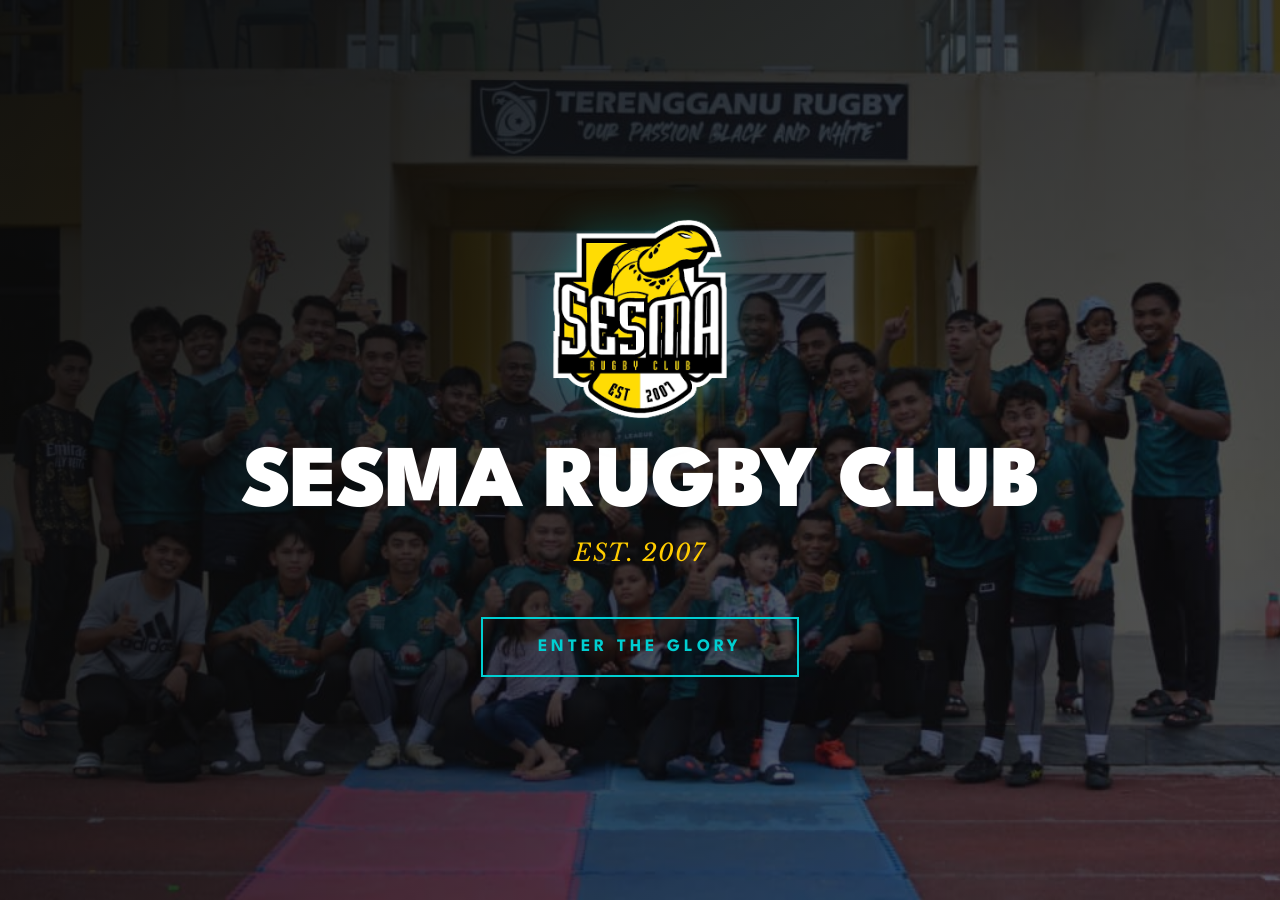
<file: index.html>
<!DOCTYPE html>
<html lang="en">
<head>
    <meta charset="UTF-8">
    <meta name="viewport" content="width=device-width, initial-scale=1.0">
    <link rel="preconnect" href="https://fonts.googleapis.com">
    <link rel="preconnect" href="https://fonts.gstatic.com" crossorigin>
    <link href="https://fonts.googleapis.com/css2?family=League+Spartan:wght@700;900&family=Libre+Baskerville:ital@1&family=Inter:wght@400;600&display=swap" rel="stylesheet">
    <title>Welcome | SESMA Rugby Club</title>
    <link rel="icon" type="image/png" href="img/sesma ob.png">
    <link rel="stylesheet" href="css/index.css">
    <link rel="stylesheet" href="css/loader.css">
    <script src="js/main.js"></script>

</head>
<body>
    <div id="loader-wrapper">
        <div class="loader-logo">
            <img src="img/sesma ob.png" alt="SESMA Logo">
        </div>
    </div>

    <section class="welcome-hero">
        <div class="overlay"></div>

        <div class="content-wrapper">
            <div class="logo-container">
                <img src="img/sesma ob.png" alt="Club Logo" class="club-logo">
            </div>

            <h1 class="club-name">SESMA RUGBY CLUB</h1>
            <p class="club-est">EST. 2007</p>

            <a href="view/home.html" class="enter-btn">ENTER THE GLORY</a>
        </div>
    </section>

</body>
</html>
</file>
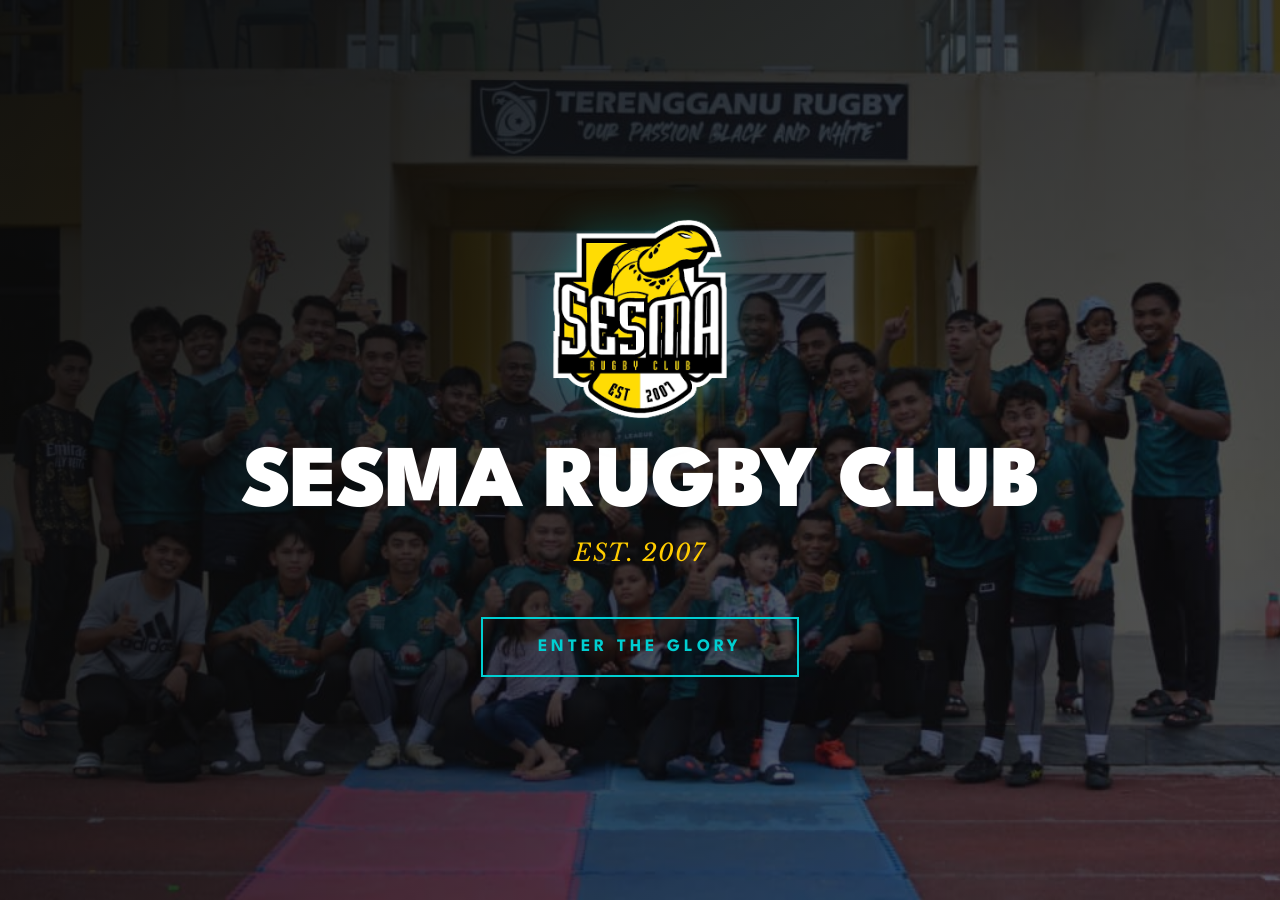
<file: view/index.html>
<!DOCTYPE html>
<html lang="en">
<head>
    <meta charset="UTF-8">
    <meta name="viewport" content="width=device-width, initial-scale=1.0">
    <link rel="preconnect" href="https://fonts.googleapis.com">
    <link rel="preconnect" href="https://fonts.gstatic.com" crossorigin>
    <link href="https://fonts.googleapis.com/css2?family=League+Spartan:wght@700;900&family=Libre+Baskerville:ital@1&family=Inter:wght@400;600&display=swap" rel="stylesheet">
    <title>Welcome | SESMA Rugby Club</title>
    <link rel="stylesheet" href="../css/index.css">
</head>
<body>

    <section class="welcome-hero">
        <div class="overlay"></div>

        <div class="content-wrapper">
            <div class="logo-container">
                <img src="../img/sesma ob.png" alt="Club Logo" class="club-logo">
            </div>

            <h1 class="club-name">SESMA RUGBY CLUB</h1>
            <p class="club-est">EST. 2007</p>

            <a href="../view/home.html" class="enter-btn">ENTER THE GLORY</a>
        </div>
    </section>

</body>
</html>
</file>
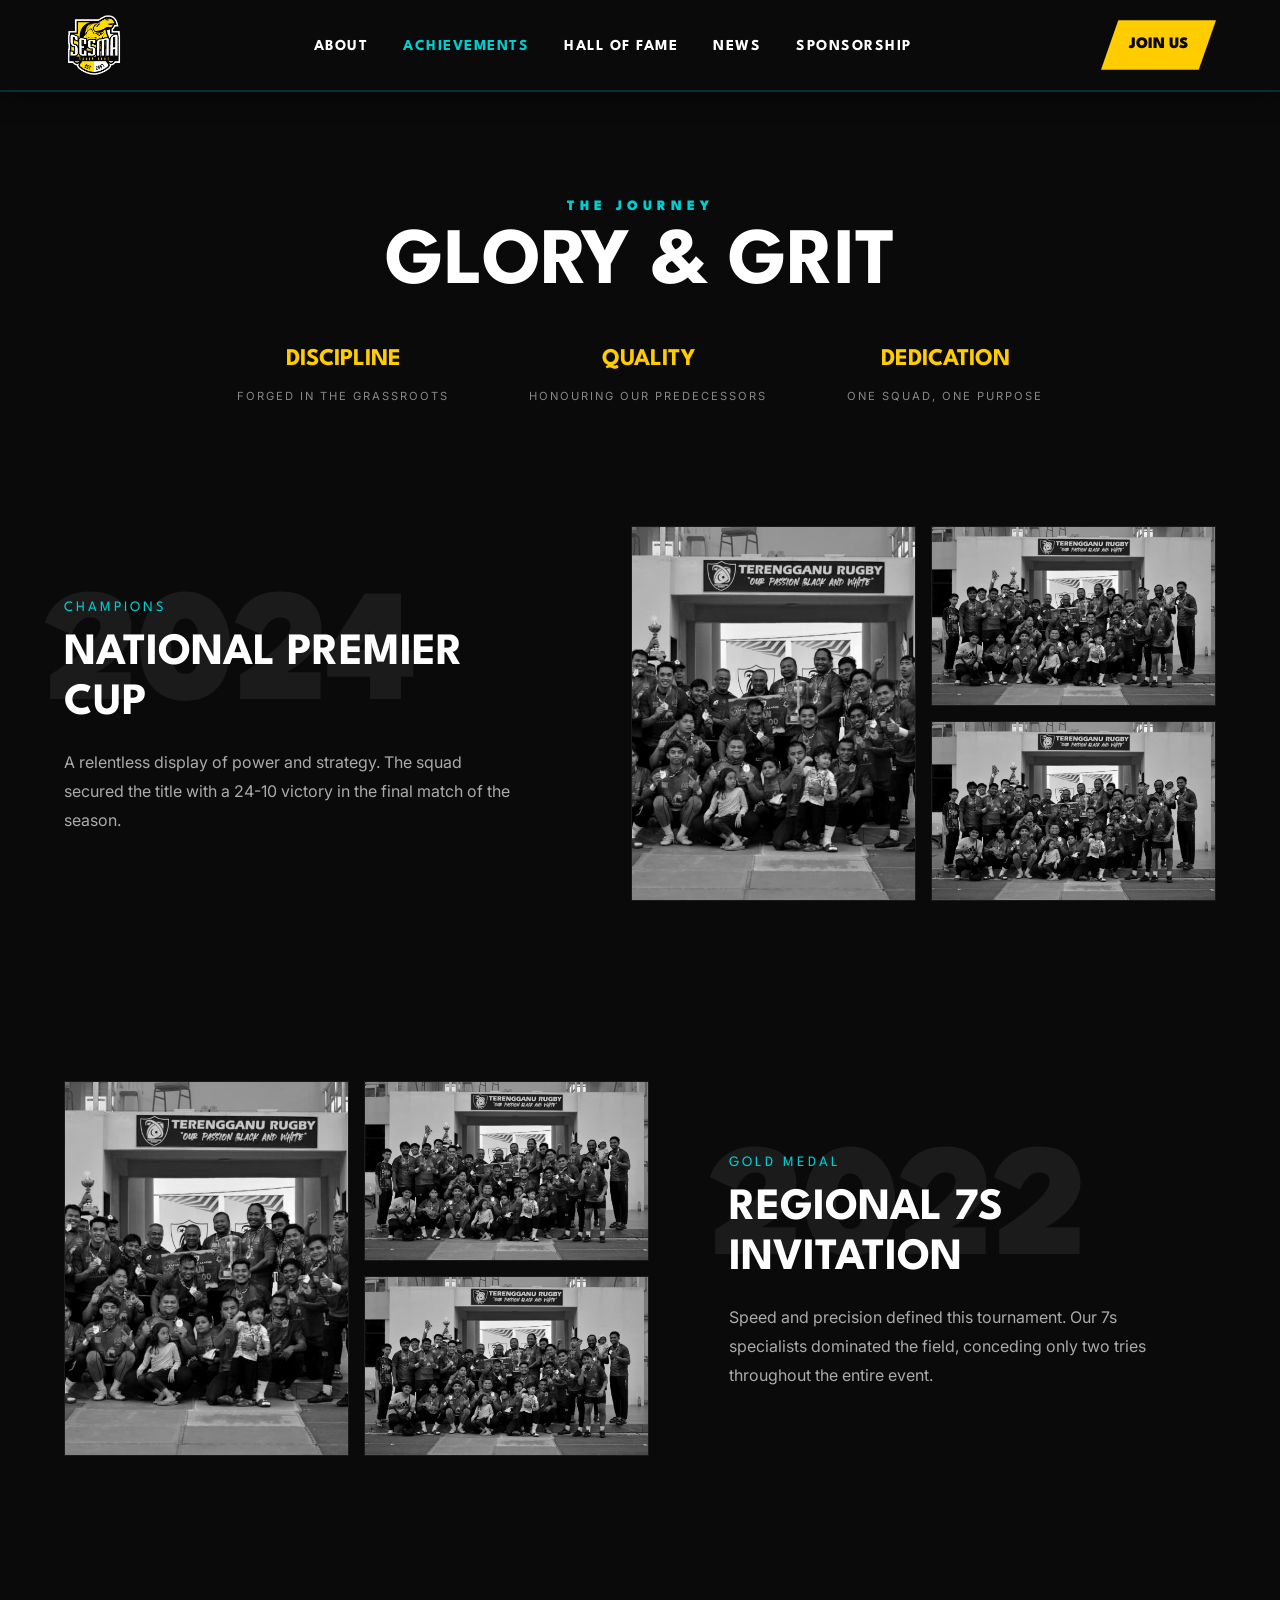
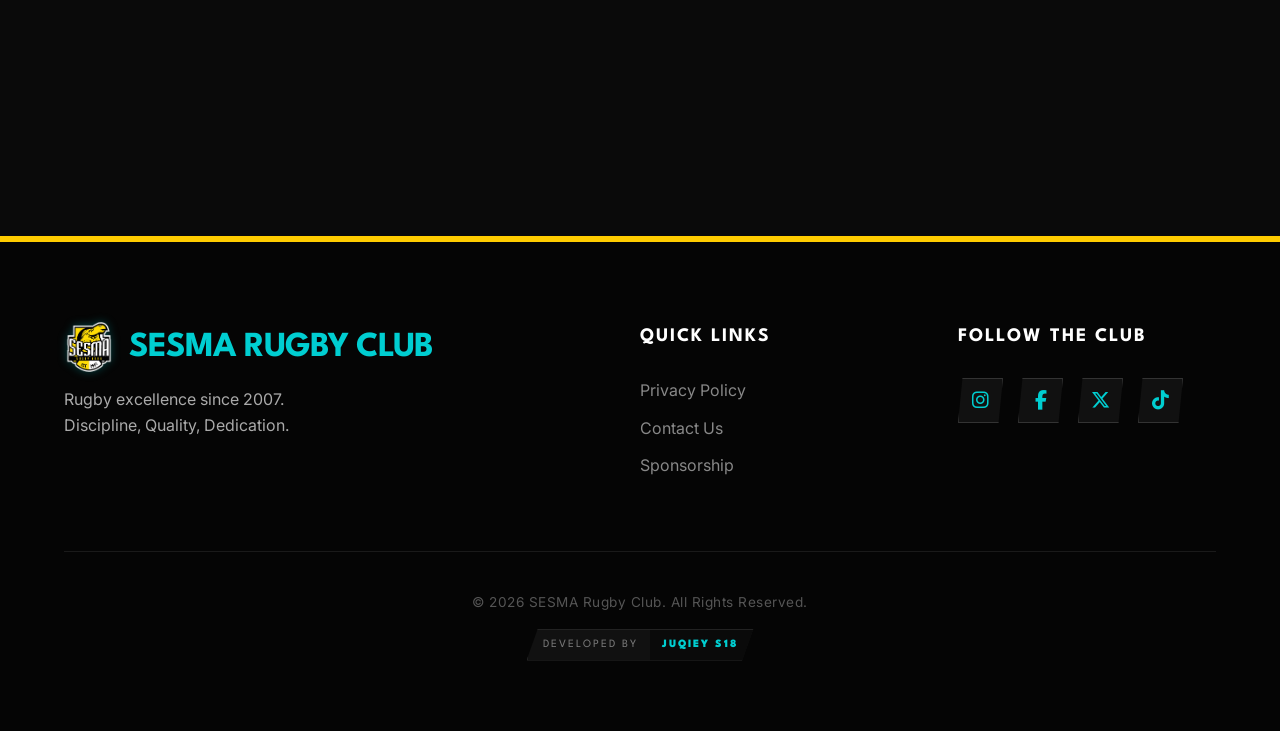
<file: view/achievements.html>
<!DOCTYPE html>
<html lang="en">
<head>
    <meta charset="UTF-8">
    <meta name="viewport" content="width=device-width, initial-scale=1.0">
    <title>Achievements & Gallery | SESMA Rugby</title>
    <link rel="icon" type="image/png" href="../img/sesma ob.png">
    <link rel="preconnect" href="https://fonts.googleapis.com">
    <link rel="preconnect" href="https://fonts.gstatic.com" crossorigin>
    <link href="https://fonts.googleapis.com/css2?family=League+Spartan:wght@700;900&family=Libre+Baskerville:ital@1&family=Inter:wght@400;600&display=swap" rel="stylesheet">
    <link rel="stylesheet" href="https://cdnjs.cloudflare.com/ajax/libs/font-awesome/6.5.1/css/all.min.css">
    <link rel="stylesheet" href="../css/global.css">
    <link rel="stylesheet" href="../css/achievements.css">
    <link rel="stylesheet" href="../css/loader.css">
    <script src="../js/main.js"></script>
</head>
<body>
    <div id="loader-wrapper">
        <div class="loader-logo">
            <img src="../img/sesma ob.png" alt="SESMA Logo">
        </div>
    </div>
    <header class="main-header">
        <nav class="nav-container">
            <div class="nav-logo">
                <img src="../img/sesma ob.png" alt="Logo">
            </div>

            <div class="menu-toggle" id="mobile-menu">
                <span class="bar"></span>
                <span class="bar"></span>
                <span class="bar"></span>
            </div>

            <ul class="nav-links">
                <li><a href="../view/home.html">About</a></li>
                <li><a href="../view/achievements.html" class="active">Achievements</a></li>
                <li><a href="../view/hall-of-fame.html">Hall of Fame</a></li>
                <li><a href="../view/news.html">News</a></li>
                <li><a href="../view/sponsors.html">Sponsorship</a></li>
            </ul>
            
            <div class="nav-cta">
                <a href="#" class="join-btn">Join Us</a>
            </div>
        </nav>
    </header>

   <main class="achieve-container">
        <section class="achieve-hero">
            <span class="sub-label">The Journey</span>
            <h1 class="main-title">Glory & Grit</h1>
            <div class="stat-banner">
                <div class="stat-item"><h3>Discipline</h3><p>Forged in the grassroots</p></div>
                <div class="stat-item"><h3>Quality</h3><p>Honouring our predecessors</p></div>
                <div class="stat-item"><h3>Dedication</h3><p>One squad, one purpose</p></div>
            </div>
        </section>

        <div class="milestone-block">
            <div class="milestone-info">
                <div class="m-year-bg">2024</div>
                <span class="m-tag">Champions</span>
                <h2 class="m-title">National Premier Cup</h2>
                <p class="m-desc">A relentless display of power and strategy. The squad secured the title with a 24-10 victory in the final match of the season.</p>
            </div>
            
            <div class="milestone-gallery">
                <div class="g-item tall">
                    <img src="../img/TRL.jpeg" alt="Final Match">
                </div>
                <div class="g-item">
                    <img src="../img/TRL.jpeg" alt="Trophy Lift">
                </div>
                <div class="g-item">
                    <img src="../img/TRL.jpeg" alt="Team Spirit">
                </div>
            </div>
        </div>

        <div class="milestone-block alt">
            <div class="milestone-info">
                <div class="m-year-bg">2022</div>
                <span class="m-tag">Gold Medal</span>
                <h2 class="m-title">Regional 7s Invitation</h2>
                <p class="m-desc">Speed and precision defined this tournament. Our 7s specialists dominated the field, conceding only two tries throughout the entire event.</p>
            </div>
            
            <div class="milestone-gallery">
                <div class="g-item tall">
                    <img src="../img/TRL.jpeg" alt="7s Action">
                </div>
                <div class="g-item">
                    <img src="../img/TRL.jpeg" alt="Sprinting">
                </div>
                <div class="g-item">
                    <img src="../img/TRL.jpeg" alt="Podium">
                </div>
            </div>
        </div>
    </main>

    <footer class="main-footer">
        <div class="footer-grid">
            <div class="footer-brand">
                <div class="footer-logo-container">
                    <img src="../img/sesma ob.png" alt="SESMA Logo" class="footer-img">
                    <h2 class="footer-logo">SESMA RUGBY CLUB</h2>
                </div>
                <p>Rugby excellence since 2007. Discipline, Quality, Dedication.</p>
            </div>
            <div class="footer-links">
                <h3>Quick Links</h3>
                <ul>
                    <li><a href="#">Privacy Policy</a></li>
                    <li><a href="#">Contact Us</a></li>
                    <li><a href="#">Sponsorship</a></li>
                </ul>
            </div>
            <div class="footer-social">
                <h3>Follow the Club</h3>
                <div class="social-icons">
                    <a href="#" aria-label="Instagram"><i class="fa-brands fa-instagram"></i></a>
                    <a href="#" aria-label="Facebook"><i class="fa-brands fa-facebook-f"></i></a>
                    <a href="#" aria-label="X (Twitter)"><i class="fa-brands fa-x-twitter"></i></a>
                    <a href="#" aria-label="TikTok"><i class="fa-brands fa-tiktok"></i></a>
                </div>
            </div>
        </div>
        <div class="footer-bottom">
            <p>&copy; 2026 SESMA Rugby Club. All Rights Reserved.</p>
            <div class="dev-badge">
                <span class="dev-label">Developed by</span>
                <span class="dev-name">Juqiey S18</span>
            </div>
        </div>
    </footer>

    <script src="../js/achievements.js"></script>
</body>
</html>
</file>
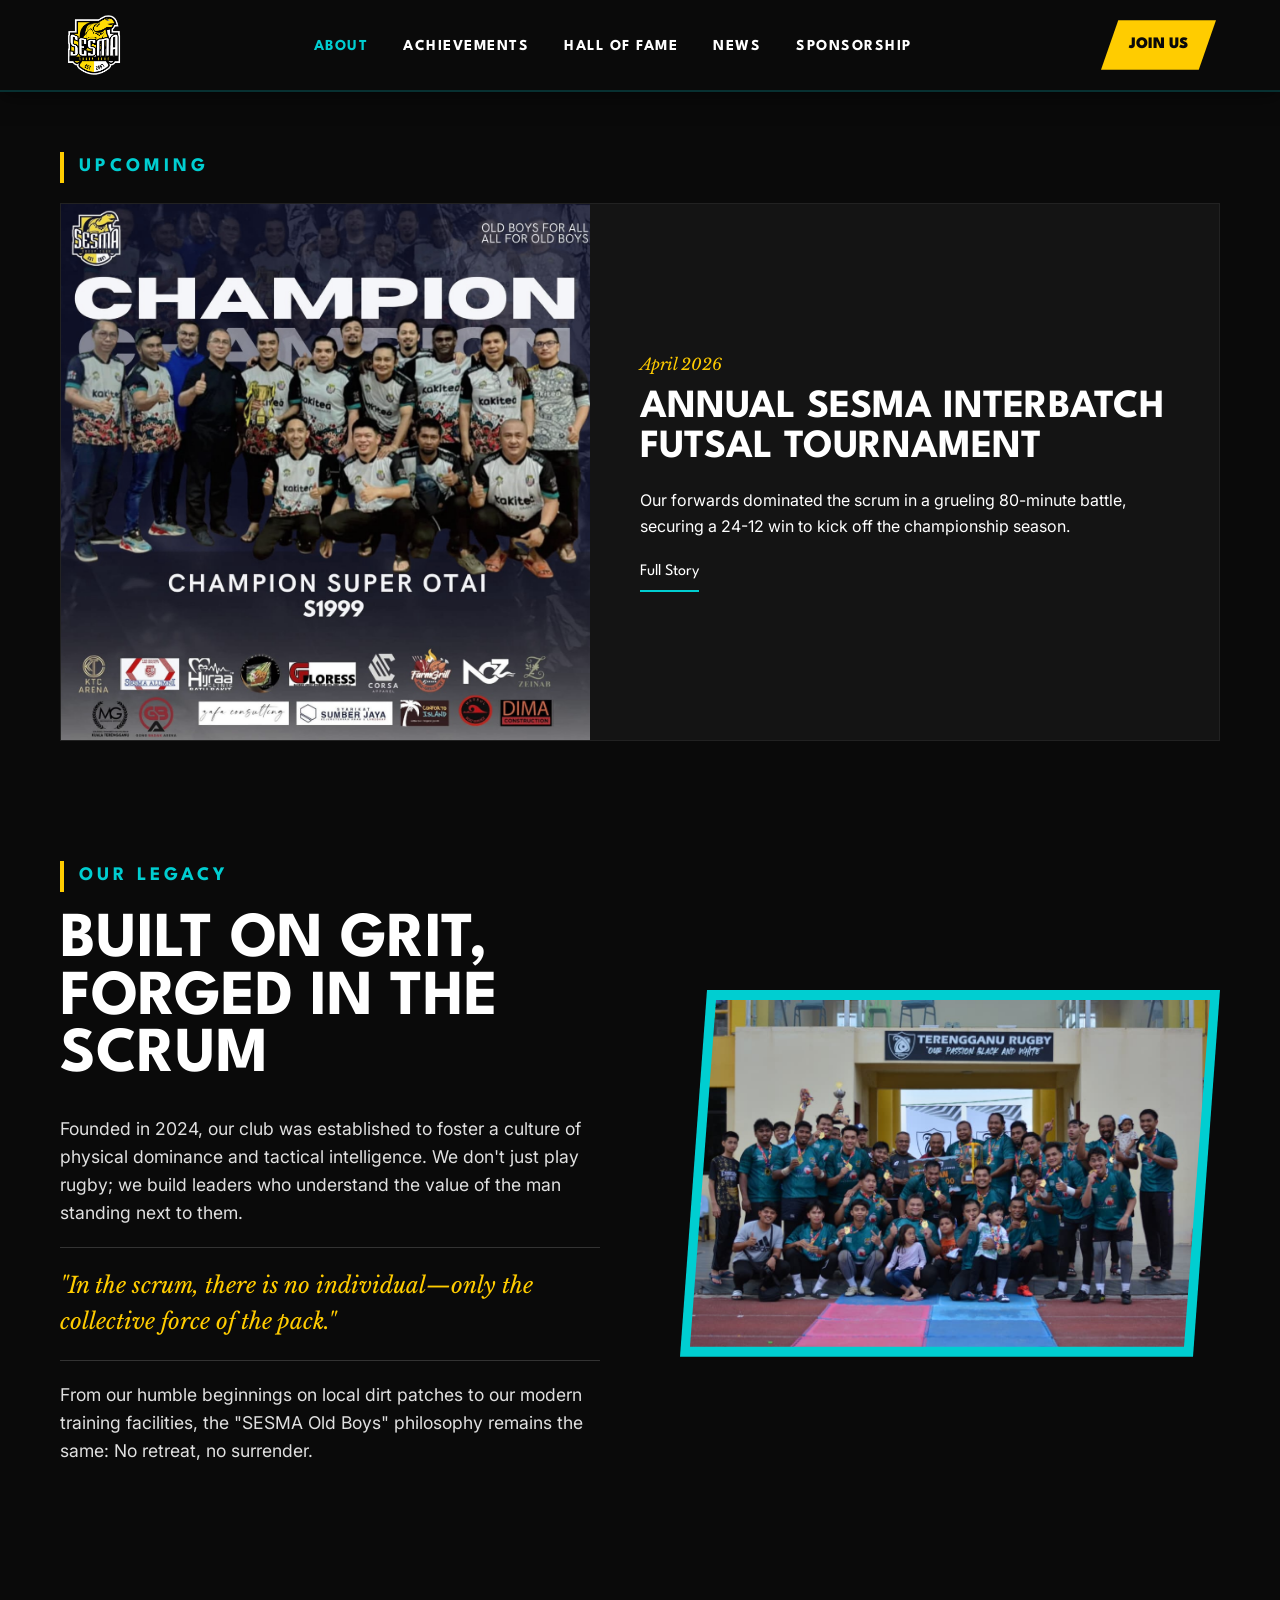
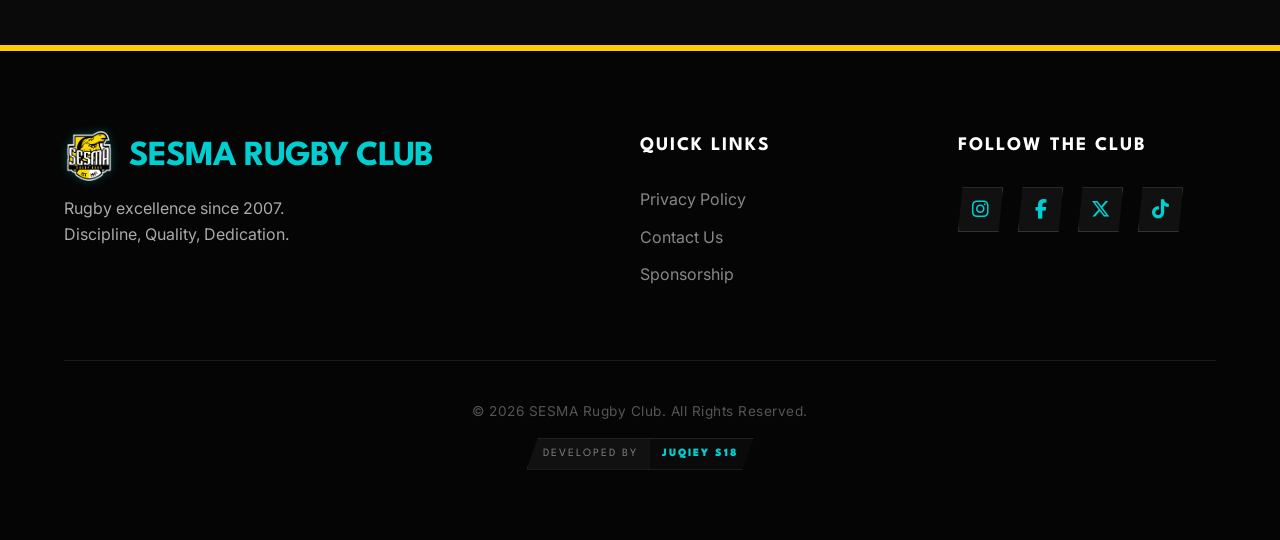
<file: view/home.html>
<!DOCTYPE html>
<html lang="en">
<head>
    <meta charset="UTF-8">
    <meta name="viewport" content="width=device-width, initial-scale=1.0">
    <title>About Us | SESMA Rugby Club</title>
    <link rel="icon" type="image/png" href="../img/sesma ob.png">
    <link rel="preconnect" href="https://fonts.googleapis.com">
    <link rel="preconnect" href="https://fonts.gstatic.com" crossorigin>
    <link href="https://fonts.googleapis.com/css2?family=League+Spartan:wght@700;900&family=Libre+Baskerville:ital@1&family=Inter:wght@400;600&display=swap" rel="stylesheet">
    <link rel="stylesheet" href="https://cdnjs.cloudflare.com/ajax/libs/font-awesome/6.5.1/css/all.min.css">
    <link rel="stylesheet" href="../css/global.css">
    <link rel="stylesheet" href="../css/home.css">
    <link rel="stylesheet" href="../css/loader.css">
    <script src="../js/main.js"></script>
</head>
<body>
    <div id="loader-wrapper">
        <div class="loader-logo">
            <img src="../img/sesma ob.png" alt="SESMA Logo">
        </div>
    </div>
    <header class="main-header">
        <nav class="nav-container">
            <div class="nav-logo">
                <img src="../img/sesma ob.png" alt="Logo">
            </div>

            <div class="menu-toggle" id="mobile-menu">
                <span class="bar"></span>
                <span class="bar"></span>
                <span class="bar"></span>
            </div>

            <ul class="nav-links">
                <li><a href="../view/home.html" class="active">About</a></li>
                <li><a href="../view/achievements.html">Achievements</a></li>
                <li><a href="hall-of-fame.html">Hall of Fame</a></li>
                <li><a href="news.html">News</a></li>
                <li><a href="../view/sponsors.html">Sponsorship</a></li>
            </ul>
            
            <div class="nav-cta">
                <a href="#" class="join-btn">Join Us</a>
            </div>
        </nav>
    </header>

    <main class="about-container">
        
        <section class="news-feature">
            <h2 class="section-label">UPCOMING</h2>
            <div class="news-card">
                <div class="news-image-box">
                    <img src="../img/interbatch_futsal.jpeg" alt="Latest News" class="news-img">
                </div>
                <div class="news-text-box">
                    <span class="news-date">April 2026</span>
                    <h3 class="news-headline">Annual SESMA Interbatch Futsal Tournament</h3>
                    <p class="news-excerpt">
                        Our forwards dominated the scrum in a grueling 80-minute battle, 
                        securing a 24-12 win to kick off the championship season.
                    </p>
                    <a href="../view/news.html" class="read-more-btn">Full Story</a>
                </div>
            </div>
        </section>

        <section class="our-story">
            <div class="story-grid">
                <div class="story-content">
                    <h2 class="section-label">Our Legacy</h2>
                    <h3 class="story-title">Built on Grit, <br>Forged in the Scrum</h3>
                    <p class="story-para">
                        Founded in 2024, our club was established to foster a culture of 
                        physical dominance and tactical intelligence. We don't just play 
                        rugby; we build leaders who understand the value of the man 
                        standing next to them.
                    </p>
                    <blockquote class="story-quote">
                        "In the scrum, there is no individual—only the collective force 
                        of the pack."
                    </blockquote>
                    <p class="story-para">
                        From our humble beginnings on local dirt patches to our modern 
                        training facilities, the "SESMA Old Boys" philosophy remains the same: 
                        No retreat, no surrender.
                    </p>
                </div>
                <div class="story-visual">
                    <div class="image-accent-frame">
                        <img src="../img/TRL.jpeg" alt="Club History" class="story-img">
                    </div>
                </div>
            </div>
        </section>

    </main>

    <footer class="main-footer">
        <div class="footer-grid">
            <div class="footer-brand">
                <div class="footer-logo-container">
                    <img src="../img/sesma ob.png" alt="SESMA Logo" class="footer-img">
                    <h2 class="footer-logo">SESMA RUGBY CLUB</h2>
                </div>
                <p>Rugby excellence since 2007. Discipline, Quality, Dedication.</p>
            </div>
            <div class="footer-links">
                <h3>Quick Links</h3>
                <ul>
                    <li><a href="#">Privacy Policy</a></li>
                    <li><a href="#">Contact Us</a></li>
                    <li><a href="#">Sponsorship</a></li>
                </ul>
            </div>
            <div class="footer-social">
                <h3>Follow the Club</h3>
                <div class="social-icons">
                    <a href="#" aria-label="Instagram"><i class="fa-brands fa-instagram"></i></a>
                    <a href="#" aria-label="Facebook"><i class="fa-brands fa-facebook-f"></i></a>
                    <a href="#" aria-label="X (Twitter)"><i class="fa-brands fa-x-twitter"></i></a>
                    <a href="#" aria-label="TikTok"><i class="fa-brands fa-tiktok"></i></a>
                </div>
            </div>
        </div>
        <div class="footer-bottom">
            <p>&copy; 2026 SESMA Rugby Club. All Rights Reserved.</p>
            <div class="dev-badge">
                <span class="dev-label">Developed by</span>
                <span class="dev-name">Juqiey S18</span>
            </div>
        </div>
    </footer>
</body>
</html>
</file>
<file: css/index.css>
/* General Reset */
* {
    margin: 0;
    padding: 0;
    box-sizing: border-box;
}

:root {
    /* Colors */
    --primary-black: #0a0a0a;
    --secondary-turquoise: #00ced1;
    --accent-gold: #ffcc00;
    --pure-white: #ffffff;

    /* Fonts */
    --font-header: 'League Spartan', sans-serif;
    --font-subheader: 'Libre Baskerville', serif;
    --font-body: 'Inter', -apple-system, BlinkMacSystemFont, "Segoe UI", Roboto, sans-serif;
}

body {
    background-color: var(--primary-black);
    font-family: var(--font-body);
    overflow: hidden; /* Keeps the welcome page contained */
    color: var(--pure-white);
}

.welcome-hero {
    height: 100vh;
    width: 100%;
    display: flex;
    align-items: center;
    justify-content: center;
    position: relative;
    /* Using a high-contrast rugby background */
    background: url('../img/TRL.jpeg') no-repeat center center/cover;
}

/* Dark overlay for text readability */
.overlay {
    position: absolute;
    top: 0;
    left: 0;
    width: 100%;
    height: 100%;
    background: linear-gradient(135deg, rgba(10, 10, 10, 0.95), rgba(10, 10, 10, 0.5));
    z-index: 1;
}

.content-wrapper {
    position: relative;
    z-index: 2;
    text-align: center;
}

.club-logo {
    width: 200px;
    height: auto;
    filter: drop-shadow(0 0 20px rgba(0, 206, 209, 0.3));
    margin-bottom: 25px;
}

.club-name {
    font-family: var(--font-header);
    font-size: 5.5rem;
    font-weight: 900;
    line-height: 0.85;
    letter-spacing: -2px; /* Tight tracking for a powerful, aggressive look */
    text-transform: uppercase;
    color: var(--pure-white);
    margin-bottom: 15px;
}

.club-est {
    font-family: var(--font-subheader);
    font-style: italic;
    font-size: 1.5rem;
    color: var(--accent-gold);
    letter-spacing: 1px;
    margin-bottom: 50px;
    display: block;
}

/* Interactive Hover Fill Button */
.enter-btn {
    font-family: var(--font-header);
    display: inline-block;
    padding: 20px 55px;
    font-size: 1.1rem;
    font-weight: 700;
    color: var(--secondary-turquoise);
    text-decoration: none;
    text-transform: uppercase;
    border: 2px solid var(--secondary-turquoise);
    background: transparent;
    position: relative;
    transition: all 0.4s cubic-bezier(0.25, 0.46, 0.45, 0.94);
    overflow: hidden;
    letter-spacing: 4px;
}

.enter-btn:hover {
    color: var(--pure-white);
    border-color: var(--accent-gold);
    box-shadow: 0 0 30px rgba(0, 206, 209, 0.3);
}

/* The Fill Effect */
.enter-btn::after {
    content: '';
    position: absolute;
    bottom: 0;
    left: 0;
    width: 100%;
    height: 0%;
    background: var(--secondary-turquoise);
    z-index: -1;
    transition: all 0.3s ease;
}

.enter-btn:hover::after {
    height: 100%;
}

/* Responsive adjustments for smaller screens */
@media (max-width: 768px) {
    .club-name {
        font-size: 3.5rem;
    }
    .club-logo {
        width: 150px;
    }
}
</file>
<file: css/loader.css>
#loader-wrapper {
    position: fixed;
    top: 0;
    left: 0;
    width: 100%;
    height: 100%;
    background: var(--secondary-turquoise);
    z-index: 9999;
    display: flex;
    justify-content: center;
    align-items: center;
    transition: opacity 0.5s ease;
}

.loader-logo {
    width: 150px;
    animation: pulse 2s infinite ease-in-out;
}

.loader-logo img {
    width: 100%;
}

@keyframes pulse {
    0% { transform: scale(0.95); opacity: 0.7; }
    50% { transform: scale(1.05); opacity: 1; }
    100% { transform: scale(0.95); opacity: 0.7; }
}

/* Class added by JS to hide the loader */
.loaded {
    opacity: 0;
    pointer-events: none;
}
</file>
<file: css/global.css>
/* --- GLOBAL NAVIGATION & FOOTER STYLES --- */

:root {
    --primary-black: #0a0a0a;
    --secondary-turquoise: #00ced1;
    --accent-gold: #ffcc00;
    --pure-white: #ffffff;
    
    --font-header: 'League Spartan', sans-serif;
    --font-subheader: 'Libre Baskerville', serif;
    --font-body: 'Inter', sans-serif;
}

/* --- HEADER STYLING --- */
.main-header {
    background: var(--primary-black);
    padding: 15px 5%;
    position: sticky;
    top: 0;
    z-index: 1000;
    border-bottom: 2px solid rgba(0, 206, 209, 0.2);
    box-shadow: 0 4px 20px rgba(0, 0, 0, 0.5);
}

.nav-container {
    display: flex;
    justify-content: space-between;
    align-items: center;
    max-width: 1400px;
    margin: 0 auto;
}

.nav-logo img {
    height: 60px; /* Adjusted based on your logo path */
    width: auto;
    display: block;
}

.nav-links {
    display: flex;
    list-style: none;
    gap: 35px;
}

.nav-links a {
    text-decoration: none;
    color: var(--pure-white);
    font-family: var(--font-header);
    text-transform: uppercase;
    font-weight: 700;
    font-size: 0.95rem;
    letter-spacing: 1.5px;
    transition: color 0.3s ease;
}

.nav-links a:hover, 
.nav-links a.active {
    color: var(--secondary-turquoise);
}

/* Sporty Slanted "Join Us" Button */
.nav-cta .join-btn {
    background: var(--accent-gold);
    color: var(--primary-black);
    padding: 12px 28px;
    font-family: var(--font-header);
    font-weight: 900;
    text-decoration: none;
    text-transform: uppercase;
    display: inline-block;
    clip-path: polygon(15% 0%, 100% 0%, 85% 100%, 0% 100%);
    transition: transform 0.2s ease, background 0.3s ease;
}

.nav-cta .join-btn:hover {
    background: var(--secondary-turquoise);
    transform: scale(1.05);
}

/* --- FOOTER STYLING --- */
.main-footer {
    background: #050505;
    padding: 80px 5% 30px;
    border-top: 6px solid var(--accent-gold);
    margin-top: 100px;
    color: var(--pure-white);
}

.footer-grid {
    display: grid;
    grid-template-columns: 2fr 1fr 1fr;
    gap: 60px;
    max-width: 1400px;
    margin: 0 auto;
}

/* Container to align image and text side-by-side */
.footer-logo-container {
    display: flex;
    align-items: center; /* Vertically centers logo with text */
    gap: 15px;           /* Space between image and text */
    margin-bottom: 15px;
}

/* Styling for the logo image */
.footer-img {
    height: 50px;        /* Adjust height to match your logo's aspect ratio */
    width: auto;
    display: block;
    filter: drop-shadow(0 0 5px rgba(0, 206, 209, 0.3)); /* Optional turquoise glow */
}

.footer-logo {
    font-family: var(--font-header);
    color: var(--secondary-turquoise);
    font-size: 2.2rem;
    letter-spacing: -1px;
    margin-bottom: 0;    /* Removed margin-bottom since it's on the container now */
    text-transform: uppercase;
    line-height: 1;
}

.footer-brand p {
    font-family: var(--font-body);
    color: #aaa;
    max-width: 300px;
    line-height: 1.6;
}

.footer-links h3, 
.footer-social h3 {
    font-family: var(--font-header);
    color: var(--pure-white);
    text-transform: uppercase;
    font-size: 1.2rem;
    margin-bottom: 25px;
    letter-spacing: 2px;
}

.footer-links ul {
    list-style: none;
}

.footer-links li {
    margin-bottom: 12px;
}

.footer-links a {
    text-decoration: none;
    color: #888;
    font-family: var(--font-body);
    transition: color 0.3s ease;
}

.footer-links a:hover {
    color: var(--accent-gold);
}

.social-icons {
    display: flex;
    gap: 15px;
}

.social-icons a {
    display: flex;
    align-items: center;
    justify-content: center;
    width: 45px;
    height: 45px;
    background: #111; /* Dark base */
    border: 1px solid #333;
    color: var(--secondary-turquoise);
    font-size: 1.2rem; /* Size of the icon */
    text-decoration: none;
    transition: all 0.3s cubic-bezier(0.4, 0, 0.2, 1);
    
    /* Sporty Slant for the icon boxes */
    clip-path: polygon(10% 0%, 100% 0%, 90% 100%, 0% 100%);
}

.social-icons a:hover {
    background: var(--secondary-turquoise);
    color: var(--primary-black);
    border-color: var(--secondary-turquoise);
    transform: translateY(-5px) scale(1.1);
    box-shadow: 0 5px 15px rgba(0, 206, 209, 0.4);
}

/* Specific color for gold accent if you prefer one icon to stand out */
.social-icons a:hover .fa-x-twitter {
    /* Optional: you can target specific icons on hover */
}

.footer-bottom {
    text-align: center;
    margin-top: 60px;
    padding: 40px 0;
    border-top: 1px solid #1a1a1a;
    display: flex;
    flex-direction: column;
    align-items: center;
    gap: 15px; /* Space between copyright and badge */
}

.footer-bottom p {
    font-family: var(--font-body);
    font-size: 0.85rem;
    color: #555;
    letter-spacing: 0.5px;
}

/* The Signature Badge */
.dev-badge {
    display: flex;
    align-items: center;
    font-family: var(--font-header);
    font-size: 0.7rem;
    text-transform: uppercase;
    letter-spacing: 2px;
    /* The slanted sporty frame */
    clip-path: polygon(5% 0%, 100% 0%, 95% 100%, 0% 100%);
    background: #111;
    border: 1px solid #222;
}

.dev-label {
    color: #777;
    padding: 6px 12px 6px 15px;
}

.dev-name {
    background: var(--primary-black);
    color: var(--secondary-turquoise);
    padding: 6px 15px 6px 12px;
    font-weight: 900;
    transition: background 0.3s ease;
    cursor: default;
}

/* Hover effect to switch to your accent gold */
.dev-badge:hover .dev-name {
    background: var(--accent-gold);
    color: var(--primary-black);
}

/* Mobile Menu Toggle Styling */
.menu-toggle {
    display: none; /* Hidden by default on desktop */
    flex-direction: column;
    cursor: pointer;
    gap: 6px;
}

.menu-toggle .bar {
    width: 30px;
    height: 3px;
    background-color: var(--secondary-turquoise);
    transition: all 0.3s ease;
}

/* Responsive Breakpoint (Tablet/Mobile) */
@media (max-width: 992px) {
    .menu-toggle {
        display: flex;
        z-index: 1001;
    }

    .nav-links {
        position: fixed;
        left: -100%; /* Hide off-screen */
        top: 0;
        flex-direction: column;
        background-color: rgba(10, 10, 10, 0.95);
        width: 100%;
        height: 100vh;
        text-align: center;
        transition: 0.4s;
        justify-content: center;
        padding-top: 80px;
    }

    .nav-links.active {
        left: 0; /* Slide in */
    }

    .nav-links li {
        margin: 20px 0;
    }

    .nav-cta {
        display: none; /* Hide CTA on mobile to save space, or move inside nav-links */
    }

    /* Hamburger to 'X' Animation */
    .menu-toggle.is-active .bar:nth-child(2) { opacity: 0; }
    .menu-toggle.is-active .bar:nth-child(1) { transform: translateY(9px) rotate(45deg); }
    .menu-toggle.is-active .bar:nth-child(3) { transform: translateY(-9px) rotate(-45deg); }
}

/* --- RESPONSIVE DESIGN --- */
@media (max-width: 992px) {
    .footer-grid {
        grid-template-columns: 1fr 1fr;
    }
    .footer-brand {
        grid-column: span 2;
        margin-bottom: 30px;
    }
}

@media (max-width: 768px) {
    .footer-grid {
        grid-template-columns: 1fr;
    }
    .footer-brand {
        grid-column: span 1;
    }
}
</file>
<file: css/achievements.css>
/* --- VARIABLES --- */
:root {
    --primary-black: #0a0a0a;
    --secondary-turquoise: #00ced1;
    --accent-gold: #ffcc00;
    --pure-white: #ffffff;
    --soft-gray: #e0e0e0;
    
    --font-header: 'League Spartan', sans-serif;
    --font-subheader: 'Libre Baskerville', serif;
    --font-body: 'Inter', sans-serif;
}

/* --- RESET & GENERAL --- */
* {
    margin: 0;
    padding: 0;
    box-sizing: border-box;
}

body {
    background-color: var(--primary-black);
    color: var(--pure-white);
    font-family: var(--font-body);
    line-height: 1.6;
}

/* --- ACHIEVEMENT & GALLERY CONTAINER --- */
.achieve-container {
    background: var(--primary-black);
    padding: 100px 5%;
    overflow-x: hidden;
}

/* Hero Section */
.achieve-hero {
    text-align: center;
    margin-bottom: 120px;
}

.sub-label {
    color: var(--secondary-turquoise);
    font-family: var(--font-header);
    letter-spacing: 5px;
    text-transform: uppercase;
    font-size: 0.9rem;
    font-weight: 900;
}

.main-title {
    font-family: var(--font-header);
    font-size: clamp(3rem, 10vw, 5rem);
    text-transform: uppercase;
    color: var(--pure-white);
    line-height: 0.9;
    margin: 10px 0;
}

.stat-banner {
    display: flex;
    justify-content: center;
    gap: 80px; /* Increased gap for better negative space */
    margin-top: 40px;
}

.stat-item h3 {
    font-family: var(--font-header);
    font-size: 1.5rem; /* Reduced from the large count size */
    color: var(--accent-gold);
    text-transform: uppercase;
    margin-bottom: 10px;
}

.stat-item p {
    font-family: var(--font-body);
    text-transform: uppercase;
    letter-spacing: 2px;
    color: #888; /* Slightly lighter for readability */
    font-size: 0.7rem;
}

/* Milestone Blocks */
.milestone-block {
    display: grid;
    grid-template-columns: 1fr 1.2fr;
    gap: 80px;
    align-items: center;
    margin-bottom: 180px;
    position: relative;
}

/* Alternating Layout Logic */
.milestone-block.alt {
    grid-template-columns: 1.2fr 1fr;
}

.milestone-block.alt .milestone-info {
    order: 2;
}

/* Info Styling */
.milestone-info {
    position: relative;
    z-index: 2;
}

.m-year-bg {
    position: absolute;
    top: -60px;
    left: -20px;
    font-family: var(--font-header);
    font-size: 10rem;
    color: rgba(225, 225, 225, 0.08);
    z-index: -1;
    font-weight: 900;
    pointer-events: none;
}

.m-tag {
    color: var(--secondary-turquoise);
    font-family: var(--font-header);
    text-transform: uppercase;
    letter-spacing: 3px;
    font-size: 0.9rem;
}

.m-title {
    font-family: var(--font-header);
    font-size: 2.8rem;
    text-transform: uppercase;
    color: var(--pure-white);
    margin: 10px 0 20px;
    line-height: 1.1;
}

.m-desc {
    color: #aaa;
    line-height: 1.8;
    max-width: 450px;
    font-family: var(--font-body);
}

/* Bento Gallery Styles */
.milestone-gallery {
    display: grid;
    grid-template-columns: repeat(2, 1fr);
    grid-template-rows: repeat(2, 180px);
    gap: 15px;
}

.g-item {
    overflow: hidden;
    border: 1px solid #1a1a1a;
    background: #0d0d0d;
    transition: 0.4s ease;
}

.g-item img {
    width: 100%;
    height: 100%;
    object-fit: cover;
    filter: grayscale(100%) contrast(1.1);
    transition: all 0.6s cubic-bezier(0.165, 0.84, 0.44, 1);
}

.g-item.tall {
    grid-row: span 2;
}

/* Hover Effects */
.milestone-block:hover .g-item img {
    filter: grayscale(0%) contrast(1);
    transform: scale(1.08);
}

.milestone-block:hover .g-item {
    border-color: var(--secondary-turquoise);
}

@media (max-width: 992px) {
    /* Milestones layout adjustment */
    .milestone-block, 
    .milestone-block.alt {
        grid-template-columns: 1fr;
        gap: 40px;
        text-align: center;
    }

    .milestone-info { order: 1 !important; }
    .milestone-gallery { order: 2; grid-template-rows: repeat(2, 200px); }
    
    .m-year-bg { 
        left: 50%; 
        transform: translateX(-50%); 
        top: -40px; 
    }
    
    .m-desc { margin: 0 auto; }
}

@media (max-width: 768px) {
    /* Banner Stack for Mobile */
    .stat-banner {
        flex-direction: column;
        gap: 40px;
    }

    /* Adjust font size for better mobile readability */
    .main-title {
        font-size: clamp(2.5rem, 8vw, 3.5rem);
    }
    
    .stat-item h3 {
        font-size: 1.4rem;
    }
}
</file>
<file: css/home.css>
/* --- VARIABLES --- */
:root {
    --primary-black: #0a0a0a;
    --secondary-turquoise: #00ced1;
    --accent-gold: #ffcc00;
    --pure-white: #ffffff;
    --soft-gray: #e0e0e0;
    
    --font-header: 'League Spartan', sans-serif;
    --font-subheader: 'Libre Baskerville', serif;
    --font-body: 'Inter', sans-serif;
}

/* --- RESET & GENERAL --- */
* {
    margin: 0;
    padding: 0;
    box-sizing: border-box;
}

body {
    background-color: var(--primary-black);
    color: var(--pure-white);
    font-family: var(--font-body);
    line-height: 1.6;
}

.about-container {
    max-width: 1200px;
    margin: 0 auto;
    padding: 60px 20px;
}

/* --- COMMON COMPONENTS --- */
.section-label {
    font-family: var(--font-header);
    color: var(--secondary-turquoise);
    text-transform: uppercase;
    letter-spacing: 4px;
    font-size: 1.2rem;
    margin-bottom: 20px;
    display: block;
    border-left: 4px solid var(--accent-gold);
    padding-left: 15px;
}

/* --- NEWS FEATURE SECTION --- */
.news-feature {
    margin-bottom: 120px;
}

.news-card {
    display: flex;
    background: #141414;
    border: 1px solid #222;
    overflow: hidden;
    transition: transform 0.3s ease;
}

.news-card:hover {
    transform: translateY(-5px);
    border-color: var(--secondary-turquoise);
}

.news-image-box {
    flex: 1;
    min-height: 350px;
}

.news-img {
    width: 100%;
    height: 100%;
    object-fit: cover;
    filter: grayscale(30%);
}

.news-text-box {
    flex: 1;
    padding: 50px;
    display: flex;
    flex-direction: column;
    justify-content: center;
}

.news-date {
    font-family: var(--font-subheader);
    color: var(--accent-gold);
    font-style: italic;
    margin-bottom: 10px;
}

.news-headline {
    font-family: var(--font-header);
    font-size: 2.5rem;
    text-transform: uppercase;
    line-height: 1;
    margin-bottom: 20px;
}

.read-more-btn {
    align-self: flex-start;
    margin-top: 20px;
    font-family: var(--font-header);
    color: var(--pure-white);
    text-decoration: none;
    border-bottom: 2px solid var(--secondary-turquoise);
    padding-bottom: 5px;
    transition: 0.3s;
}

.read-more-btn:hover {
    color: var(--secondary-turquoise);
    letter-spacing: 2px;
}

/* --- OUR STORY SECTION --- */
.story-grid {
    display: grid;
    grid-template-columns: 1fr 1fr;
    gap: 80px;
    align-items: center;
}

.story-title {
    font-family: var(--font-header);
    font-size: 4rem;
    line-height: 0.9;
    text-transform: uppercase;
    margin-bottom: 30px;
}

.story-para {
    color: var(--soft-gray);
    margin-bottom: 20px;
    font-size: 1.1rem;
}

.story-quote {
    font-family: var(--font-subheader);
    font-style: italic;
    color: var(--accent-gold);
    font-size: 1.4rem;
    padding: 20px 0;
    margin: 20px 0;
    border-top: 1px solid #333;
    border-bottom: 1px solid #333;
}

/* Slanted Sporty Image Frame */
.image-accent-frame {
    position: relative;
    padding: 10px;
    background: var(--secondary-turquoise);
    clip-path: polygon(5% 0%, 100% 0%, 95% 100%, 0% 100%);
}

.story-img {
    width: 100%;
    display: block;
    clip-path: polygon(5% 0%, 100% 0%, 95% 100%, 0% 100%);
}

/* --- RESPONSIVE --- */
@media (max-width: 992px) {
    .news-card, .story-grid {
        flex-direction: column;
        grid-template-columns: 1fr;
    }
    .story-title { font-size: 3rem; }
    .news-image-box { min-height: 250px; }
}
</file>
